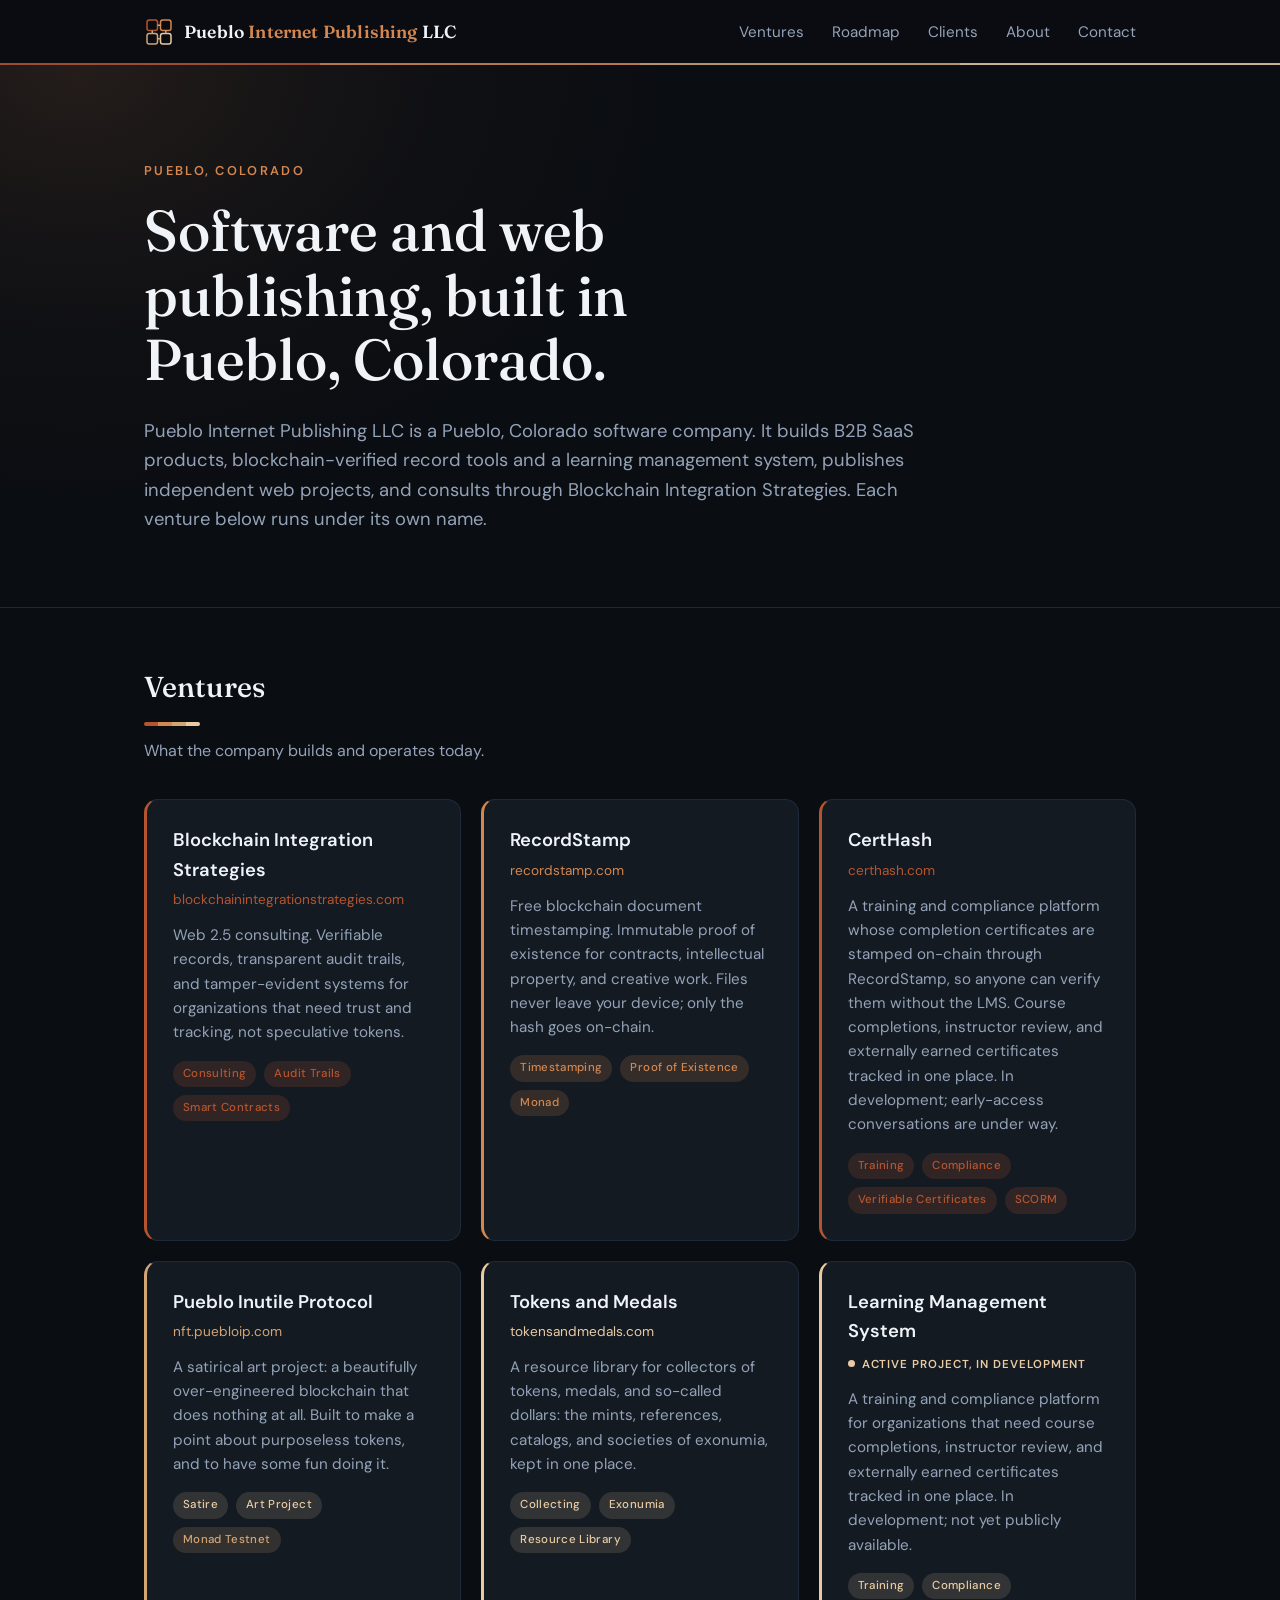
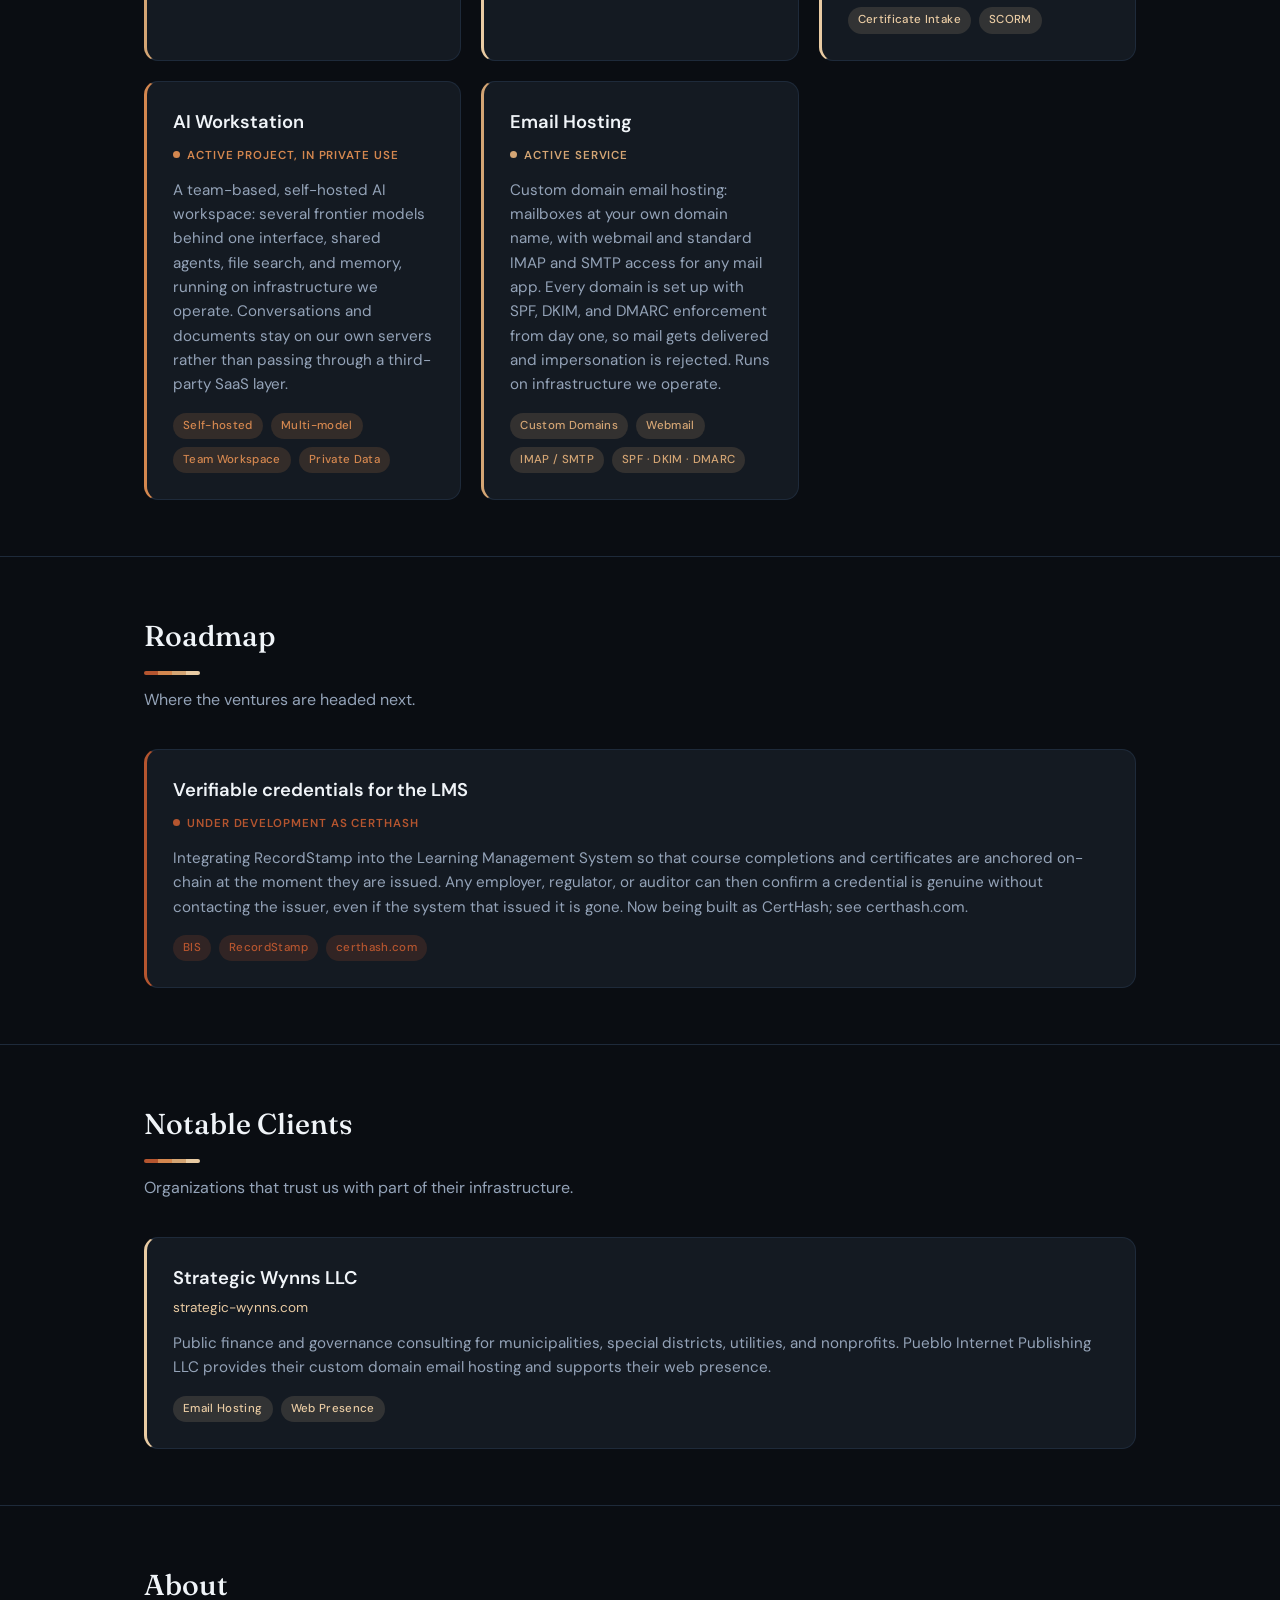
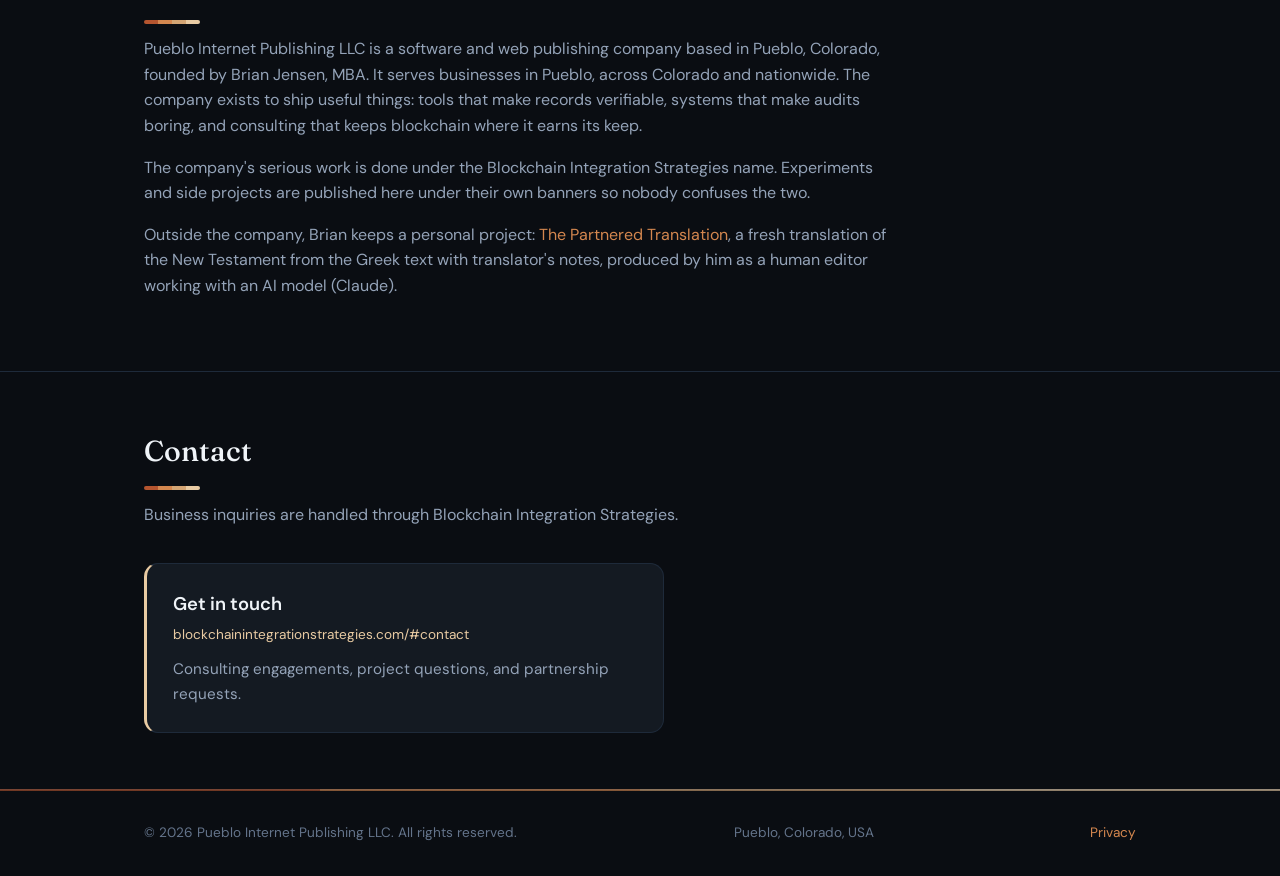
<file: index.html>
<!DOCTYPE html>
<html lang="en">
<head>
    <meta charset="UTF-8">
    <meta name="viewport" content="width=device-width, initial-scale=1.0">
    <title>Pueblo Internet Publishing LLC | Software and Web Publishing in Pueblo, Colorado</title>
    <meta name="description" content="Pueblo Internet Publishing LLC is a software and web publishing company in Pueblo, Colorado. It builds B2B SaaS products, blockchain-verified record tools and a learning management system, and consults through Blockchain Integration Strategies.">
    <meta name="author" content="Brian Jensen, MBA">
    <meta name="robots" content="index, follow">
    <link rel="canonical" href="https://pueblointernetpublishing.com/">
    <meta property="og:type" content="website">
    <meta property="og:url" content="https://pueblointernetpublishing.com/">
    <meta property="og:title" content="Pueblo Internet Publishing LLC | Software and Web Publishing in Pueblo, Colorado">
    <meta property="og:description" content="A software and web publishing company in Pueblo, Colorado: B2B SaaS, blockchain-verified records, a learning management system, and consulting.">
    <meta property="og:site_name" content="Pueblo Internet Publishing LLC">
    <meta property="og:image" content="https://pueblointernetpublishing.com/og-image.png">
    <meta property="og:image:width" content="1200">
    <meta property="og:image:height" content="630">
    <meta name="twitter:card" content="summary_large_image">
    <meta name="twitter:title" content="Pueblo Internet Publishing LLC | Software and Web Publishing in Pueblo, Colorado">
    <meta name="twitter:description" content="A software and web publishing company in Pueblo, Colorado: B2B SaaS, blockchain-verified records, a learning management system, and consulting.">
    <meta name="twitter:image" content="https://pueblointernetpublishing.com/og-image.png">
    <link rel="icon" type="image/svg+xml" href="/favicon.svg">
    <link rel="icon" type="image/x-icon" href="/favicon.ico">
    <link rel="icon" type="image/png" sizes="32x32" href="/favicon-32x32.png">
    <link rel="icon" type="image/png" sizes="16x16" href="/favicon-16x16.png">
    <link rel="apple-touch-icon" sizes="180x180" href="/apple-touch-icon.png">
    <meta name="theme-color" content="#0a0d12">
    <meta name="geo.region" content="US-CO">
    <meta name="geo.placename" content="Pueblo, Colorado">
    <meta name="geo.position" content="38.2544;-104.6091">
    <meta name="ICBM" content="38.2544, -104.6091">
    <script type="application/ld+json">
    {
        "@context": "https://schema.org",
        "@graph": [
            {
                "@type": ["Organization", "LocalBusiness"],
                "@id": "https://pueblointernetpublishing.com/#org",
                "name": "Pueblo Internet Publishing LLC",
                "alternateName": ["Pueblo Internet Publishing", "PIP"],
                "url": "https://pueblointernetpublishing.com/",
                "logo": "https://pueblointernetpublishing.com/apple-touch-icon.png",
                "image": "https://pueblointernetpublishing.com/og-image.png",
                "description": "Software and web publishing company in Pueblo, Colorado: B2B SaaS products, blockchain-verified record tools, a learning management system, and consulting.",
                "address": {
                    "@type": "PostalAddress",
                    "addressLocality": "Pueblo",
                    "addressRegion": "CO",
                    "addressCountry": "US"
                },
                "geo": { "@type": "GeoCoordinates", "latitude": 38.2544, "longitude": -104.6091 },
                "areaServed": [
                    { "@type": "City", "name": "Pueblo, Colorado" },
                    { "@type": "State", "name": "Colorado" },
                    { "@type": "Country", "name": "United States" }
                ],
                "founder": { "@type": "Person", "name": "Brian Jensen, MBA" },
                "knowsAbout": ["software development", "B2B SaaS", "web publishing", "blockchain integration", "verifiable records", "learning management systems", "email hosting"],
                "brand": [
                    { "@type": "Brand", "name": "Blockchain Integration Strategies", "url": "https://blockchainintegrationstrategies.com/" },
                    { "@type": "Brand", "name": "CertHash", "url": "https://certhash.com/" },
                    { "@type": "Brand", "name": "RecordStamp", "url": "https://recordstamp.com/" },
                    { "@type": "Brand", "name": "Tokens and Medals", "url": "https://tokensandmedals.com/" }
                ],
                "subOrganization": {
                    "@type": "ProfessionalService",
                    "name": "Blockchain Integration Strategies",
                    "url": "https://blockchainintegrationstrategies.com/"
                }
            },
            {
                "@type": "WebSite",
                "@id": "https://pueblointernetpublishing.com/#website",
                "url": "https://pueblointernetpublishing.com/",
                "name": "Pueblo Internet Publishing LLC",
                "publisher": { "@id": "https://pueblointernetpublishing.com/#org" },
                "inLanguage": "en-US"
            }
        ]
    }
    </script>
    <link rel="stylesheet" href="/fonts/fonts.css?v=3659795d55">
    <style>
        :root {
            --bg-primary: #0a0d12;
            --bg-secondary: #0f1318;
            --bg-card: #141a22;
            --bg-card-hover: #1a222d;
            --accent-teal: #4ecdc4;
            --accent-teal-dim: rgba(78, 205, 196, 0.15);
            --accent-gold: #d4a574;
            --adobe-1: #b5552f;
            --adobe-2: #d4874f;
            --adobe-3: #d4a574;
            --adobe-4: #e9cba3;
            --adobe-2-dim: rgba(212, 135, 79, 0.16);
            --adobe-1-dim: rgba(181, 85, 47, 0.18);
            --adobe-3-dim: rgba(212, 165, 116, 0.16);
            --adobe-4-dim: rgba(233, 203, 163, 0.14);
            --adobe-stripe: linear-gradient(90deg, var(--adobe-1) 0 25%, var(--adobe-2) 25% 50%, var(--adobe-3) 50% 75%, var(--adobe-4) 75% 100%);
            --text-primary: #f0f4f8;
            --text-secondary: #94a3b8;
            --text-muted: #64748b;
            --border-color: #1e2a3a;
            --max: 1040px;
        }
        * { margin: 0; padding: 0; box-sizing: border-box; }
        html { scroll-behavior: smooth; }
        body {
            font-family: 'DM Sans', system-ui, sans-serif;
            background: var(--bg-primary);
            color: var(--text-primary);
            line-height: 1.6;
            -webkit-font-smoothing: antialiased;
        }
        a { color: var(--adobe-2); text-decoration: none; }
        a:hover { color: var(--adobe-4); }
        a:hover { text-decoration: underline; }
        .wrap { max-width: var(--max); margin: 0 auto; padding: 0 24px; }
        header {
            border-bottom: 1px solid var(--border-color);
            position: relative;
            background: rgba(10, 13, 18, 0.9);
            backdrop-filter: blur(10px);
            position: sticky; top: 0; z-index: 10;
        }
        header::after { content: ""; position: absolute; left: 0; right: 0; bottom: -1px; height: 2px; background: var(--adobe-stripe); opacity: 0.85; }
        .nav { display: flex; align-items: center; justify-content: space-between; height: 64px; }
        .brand { display: flex; align-items: center; gap: 10px; font-family: 'Fraunces', serif; font-weight: 600; font-size: 1.1rem; color: var(--text-primary); letter-spacing: 0.01em; }
        .brand svg { width: 30px; height: 30px; flex: none; }
        .brand:hover { text-decoration: none; }
        .brand span span { color: var(--adobe-2); }
        .nav ul { display: flex; gap: 28px; list-style: none; }
        .nav ul a { color: var(--text-secondary); font-size: 0.95rem; }
        .nav ul a:hover { color: var(--text-primary); text-decoration: none; }
        .hero { padding: 96px 24px 72px; }
        main { position: relative; z-index: 0; }
        main::before { content: ""; position: absolute; left: 0; top: 0; width: 100%; height: 720px; pointer-events: none; z-index: -1;
            background: radial-gradient(620px 460px at 6% 0%, rgba(212, 135, 79, 0.13) 0%, rgba(212, 135, 79, 0.06) 35%, rgba(212, 135, 79, 0.02) 65%, rgba(212, 135, 79, 0) 100%); }
        .eyebrow { color: var(--adobe-2); font-size: 0.8rem; letter-spacing: 0.18em; text-transform: uppercase; font-weight: 600; margin-bottom: 18px; }
        h1 { font-family: 'Fraunces', serif; font-weight: 500; font-size: clamp(2.2rem, 5vw, 3.6rem); line-height: 1.12; max-width: 18ch; margin-bottom: 24px; }
        .lede { color: var(--text-secondary); font-size: 1.15rem; max-width: 60ch; }
        section { padding: 56px 0; border-top: 1px solid var(--border-color); }
        h2 { font-family: 'Fraunces', serif; font-weight: 500; font-size: 1.8rem; margin-bottom: 12px; }
        h2::after { content: ""; display: block; width: 56px; height: 4px; margin-top: 12px; border-radius: 2px; background: var(--adobe-stripe); }
        .sub { color: var(--text-secondary); max-width: 62ch; margin-bottom: 36px; }
        .grid { display: grid; grid-template-columns: repeat(auto-fit, minmax(280px, 1fr)); gap: 20px; }
        .card {
            display: block; background: var(--bg-card); border: 1px solid var(--border-color);
            border-radius: 14px; padding: 26px; color: inherit; transition: border-color .2s, background .2s, transform .2s;
        }
        .card { --c: var(--adobe-3); --c-dim: var(--adobe-3-dim); border-left: 3px solid var(--c); }
        .card:hover { background: var(--bg-card-hover); border-color: var(--c); transform: translateY(-2px); text-decoration: none; color: inherit; }
        .card.c1 { --c: var(--adobe-1); --c-dim: var(--adobe-1-dim); }
        .card.c2 { --c: var(--adobe-2); --c-dim: var(--adobe-2-dim); }
        .card.c3 { --c: var(--adobe-3); --c-dim: var(--adobe-3-dim); }
        .card.c4 { --c: var(--adobe-4); --c-dim: var(--adobe-4-dim); }
        .card.static { cursor: default; }
        .card.static:hover { transform: none; background: var(--bg-card); border-color: var(--border-color); border-left-color: var(--c); }
        .card .status { display: inline-block; font-size: 0.72rem; font-weight: 600; letter-spacing: 0.08em; text-transform: uppercase; color: var(--c); margin-bottom: 12px; }
        .card .status::before { content: ""; display: inline-block; width: 7px; height: 7px; border-radius: 50%; background: var(--c); margin-right: 7px; vertical-align: 1px; }
        .card h3 { font-size: 1.15rem; font-weight: 600; margin-bottom: 4px; }
        .card .url { display: block; color: var(--c); font-size: 0.85rem; margin-bottom: 12px; }
        .card p { color: var(--text-secondary); font-size: 0.95rem; }
        .tags { display: flex; flex-wrap: wrap; gap: 8px; margin-top: 16px; }
        .tag { background: var(--c-dim); color: var(--c); font-size: 0.72rem; padding: 4px 10px; border-radius: 999px; font-weight: 500; letter-spacing: 0.03em; }
        .tag.gold { background: var(--adobe-4-dim); color: var(--adobe-4); }
        .about p { color: var(--text-secondary); max-width: 68ch; margin-bottom: 16px; }
        .contact .card { max-width: 520px; }
        footer { border-top: 1px solid var(--border-color); padding: 32px 0; color: var(--text-muted); font-size: 0.85rem; position: relative; }
        footer::before { content: ""; position: absolute; left: 0; right: 0; top: -1px; height: 2px; background: var(--adobe-stripe); opacity: 0.6; }
        footer .wrap { display: flex; flex-wrap: wrap; gap: 12px 32px; justify-content: space-between; }
        @media (max-width: 640px) { .nav ul { display: none; } .hero { padding: 64px 24px 48px; } }
    </style>
</head>
<body>
    <header>
        <div class="wrap nav">
            <a class="brand" href="/" aria-label="Pueblo Internet Publishing LLC home">
                <svg viewBox="0 0 40 40" fill="none" xmlns="http://www.w3.org/2000/svg" aria-hidden="true">
                    <rect x="4" y="4" width="14" height="14" rx="3" stroke="#b5552f" stroke-width="2"/>
                    <rect x="22" y="4" width="14" height="14" rx="3" stroke="#d4874f" stroke-width="2"/>
                    <rect x="4" y="22" width="14" height="14" rx="3" stroke="#d4a574" stroke-width="2"/>
                    <rect x="22" y="22" width="14" height="14" rx="3" stroke="#e9cba3" stroke-width="2"/>
                    <line x1="18" y1="11" x2="22" y2="11" stroke="#d4a574" stroke-width="2"/>
                    <line x1="11" y1="18" x2="11" y2="22" stroke="#d4a574" stroke-width="2"/>
                    <line x1="29" y1="18" x2="29" y2="22" stroke="#d4a574" stroke-width="2"/>
                    <line x1="18" y1="29" x2="22" y2="29" stroke="#d4a574" stroke-width="2"/>
                </svg>
                <span>Pueblo <span>Internet Publishing</span> LLC</span>
            </a>
            <ul>
                <li><a href="#ventures">Ventures</a></li>
                <li><a href="#roadmap">Roadmap</a></li>
                <li><a href="#clients">Clients</a></li>
                <li><a href="#about">About</a></li>
                <li><a href="#contact">Contact</a></li>
            </ul>
        </div>
    </header>

    <main>
        <div class="wrap hero">
            <div class="eyebrow">Pueblo, Colorado</div>
            <h1>Software and web publishing, built in Pueblo, Colorado.</h1>
            <p class="lede">Pueblo Internet Publishing LLC is a Pueblo, Colorado software company. It builds B2B SaaS products, blockchain-verified record tools and a learning management system, publishes independent web projects, and consults through Blockchain Integration Strategies. Each venture below runs under its own name.</p>
        </div>

        <section id="ventures">
            <div class="wrap">
                <h2>Ventures</h2>
                <p class="sub">What the company builds and operates today.</p>
                <div class="grid">
                    <a class="card c1" href="https://blockchainintegrationstrategies.com">
                        <h3>Blockchain Integration Strategies</h3>
                        <span class="url">blockchainintegrationstrategies.com</span>
                        <p>Web 2.5 consulting. Verifiable records, transparent audit trails, and tamper-evident systems for organizations that need trust and tracking, not speculative tokens.</p>
                        <div class="tags"><span class="tag">Consulting</span><span class="tag">Audit Trails</span><span class="tag">Smart Contracts</span></div>
                    </a>
                    <a class="card c2" href="https://recordstamp.com">
                        <h3>RecordStamp</h3>
                        <span class="url">recordstamp.com</span>
                        <p>Free blockchain document timestamping. Immutable proof of existence for contracts, intellectual property, and creative work. Files never leave your device; only the hash goes on-chain.</p>
                        <div class="tags"><span class="tag">Timestamping</span><span class="tag">Proof of Existence</span><span class="tag">Monad</span></div>
                    </a>
                    <a class="card c1" href="https://certhash.com">
                        <h3>CertHash</h3>
                        <span class="url">certhash.com</span>
                        <p>A training and compliance platform whose completion certificates are stamped on-chain through RecordStamp, so anyone can verify them without the LMS. Course completions, instructor review, and externally earned certificates tracked in one place. In development; early-access conversations are under way.</p>
                        <div class="tags"><span class="tag">Training</span><span class="tag">Compliance</span><span class="tag">Verifiable Certificates</span><span class="tag">SCORM</span></div>
                    </a>
                    <a class="card c3" href="https://nft.puebloip.com">
                        <h3>Pueblo Inutile Protocol</h3>
                        <span class="url">nft.puebloip.com</span>
                        <p>A satirical art project: a beautifully over-engineered blockchain that does nothing at all. Built to make a point about purposeless tokens, and to have some fun doing it.</p>
                        <div class="tags"><span class="tag gold">Satire</span><span class="tag gold">Art Project</span><span class="tag">Monad Testnet</span></div>
                    </a>
                    <a class="card c4" href="https://tokensandmedals.com">
                        <h3>Tokens and Medals</h3>
                        <span class="url">tokensandmedals.com</span>
                        <p>A resource library for collectors of tokens, medals, and so-called dollars: the mints, references, catalogs, and societies of exonumia, kept in one place.</p>
                        <div class="tags"><span class="tag">Collecting</span><span class="tag">Exonumia</span><span class="tag">Resource Library</span></div>
                    </a>
                    <div class="card c4 static">
                        <h3>Learning Management System</h3>
                        <span class="status">Active project, in development</span>
                        <p>A training and compliance platform for organizations that need course completions, instructor review, and externally earned certificates tracked in one place. In development; not yet publicly available.</p>
                        <div class="tags"><span class="tag">Training</span><span class="tag">Compliance</span><span class="tag">Certificate Intake</span><span class="tag">SCORM</span></div>
                    </div>
                    <div class="card c2 static">
                        <h3>AI Workstation</h3>
                        <span class="status">Active project, in private use</span>
                        <p>A team-based, self-hosted AI workspace: several frontier models behind one interface, shared agents, file search, and memory, running on infrastructure we operate. Conversations and documents stay on our own servers rather than passing through a third-party SaaS layer.</p>
                        <div class="tags"><span class="tag">Self-hosted</span><span class="tag">Multi-model</span><span class="tag">Team Workspace</span><span class="tag">Private Data</span></div>
                    </div>
                    <div class="card c3 static">
                        <h3>Email Hosting</h3>
                        <span class="status">Active service</span>
                        <p>Custom domain email hosting: mailboxes at your own domain name, with webmail and standard IMAP and SMTP access for any mail app. Every domain is set up with SPF, DKIM, and DMARC enforcement from day one, so mail gets delivered and impersonation is rejected. Runs on infrastructure we operate.</p>
                        <div class="tags"><span class="tag">Custom Domains</span><span class="tag">Webmail</span><span class="tag">IMAP / SMTP</span><span class="tag">SPF · DKIM · DMARC</span></div>
                    </div>
                </div>
            </div>
        </section>

        <section id="roadmap">
            <div class="wrap">
                <h2>Roadmap</h2>
                <p class="sub">Where the ventures are headed next.</p>
                <div class="grid">
                    <a class="card c1" href="https://certhash.com">
                        <h3>Verifiable credentials for the LMS</h3>
                        <span class="status">Under development as CertHash</span>
                        <p>Integrating RecordStamp into the Learning Management System so that course completions and certificates are anchored on-chain at the moment they are issued. Any employer, regulator, or auditor can then confirm a credential is genuine without contacting the issuer, even if the system that issued it is gone. Now being built as CertHash; see certhash.com.</p>
                        <div class="tags"><span class="tag">BIS</span><span class="tag">RecordStamp</span><span class="tag">certhash.com</span></div>
                    </a>
                </div>
            </div>
        </section>

        <section id="clients">
            <div class="wrap">
                <h2>Notable Clients</h2>
                <p class="sub">Organizations that trust us with part of their infrastructure.</p>
                <div class="grid">
                    <a class="card c4" href="https://strategic-wynns.com" target="_blank" rel="noopener">
                        <h3>Strategic Wynns LLC</h3>
                        <span class="url">strategic-wynns.com</span>
                        <p>Public finance and governance consulting for municipalities, special districts, utilities, and nonprofits. Pueblo Internet Publishing LLC provides their custom domain email hosting and supports their web presence.</p>
                        <div class="tags"><span class="tag">Email Hosting</span><span class="tag">Web Presence</span></div>
                    </a>
                </div>
            </div>
        </section>

        <section id="about" class="about">
            <div class="wrap">
                <h2>About</h2>
                <p>Pueblo Internet Publishing LLC is a software and web publishing company based in Pueblo, Colorado, founded by Brian Jensen, MBA. It serves businesses in Pueblo, across Colorado and nationwide. The company exists to ship useful things: tools that make records verifiable, systems that make audits boring, and consulting that keeps blockchain where it earns its keep.</p>
                <p>The company's serious work is done under the Blockchain Integration Strategies name. Experiments and side projects are published here under their own banners so nobody confuses the two.</p>
                <p>Outside the company, Brian keeps a personal project: <a href="https://partneredtranslation.org/" rel="noopener">The Partnered Translation</a>, a fresh translation of the New Testament from the Greek text with translator's notes, produced by him as a human editor working with an AI model (Claude).</p>
            </div>
        </section>

        <section id="contact" class="contact">
            <div class="wrap">
                <h2>Contact</h2>
                <p class="sub">Business inquiries are handled through Blockchain Integration Strategies.</p>
                <a class="card c4" href="https://blockchainintegrationstrategies.com/#contact">
                    <h3>Get in touch</h3>
                    <span class="url">blockchainintegrationstrategies.com/#contact</span>
                    <p>Consulting engagements, project questions, and partnership requests.</p>
                </a>
            </div>
        </section>
    </main>

    <footer>
        <div class="wrap">
            <span>© <script>document.write(new Date().getFullYear())</script> Pueblo Internet Publishing LLC. All rights reserved.</span>
            <span>Pueblo, Colorado, USA</span> <span><a href="/privacy">Privacy</a></span>
        </div>
    </footer>
</body>
</html>
</file>
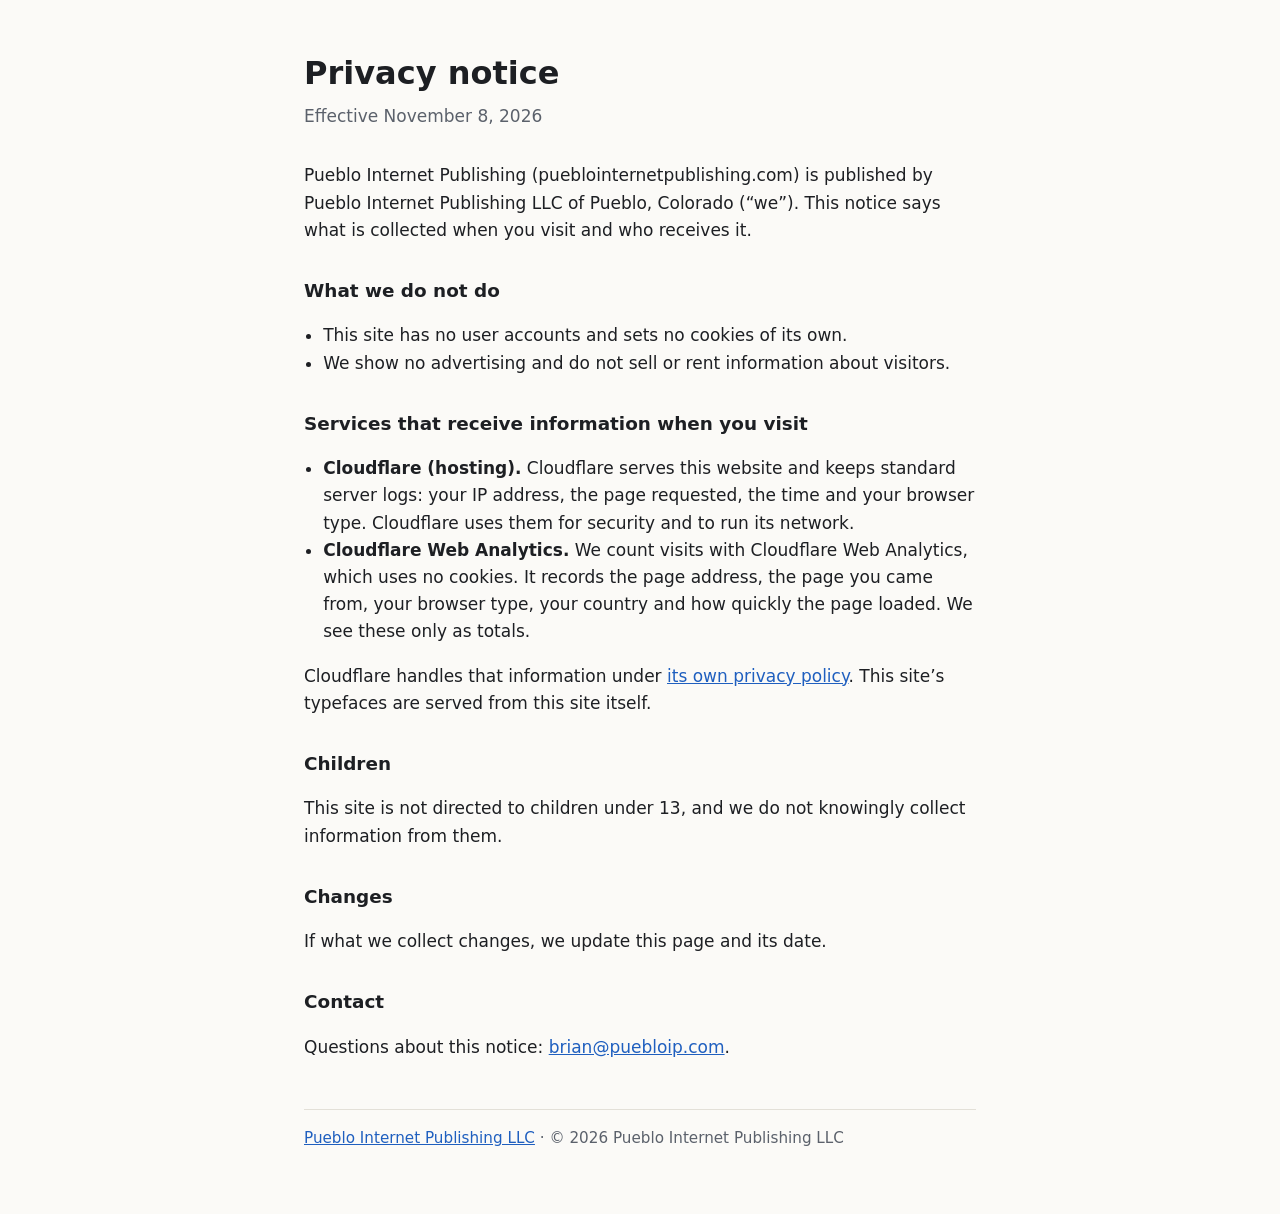
<file: privacy.html>
<!doctype html>
<html lang="en">
<head>
<meta charset="utf-8">
<meta name="viewport" content="width=device-width, initial-scale=1">
<title>Privacy · Pueblo Internet Publishing</title>
<meta name="description" content="What Pueblo Internet Publishing collects when you visit, and who receives it.">
<link rel="canonical" href="https://pueblointernetpublishing.com/privacy">
<style>:root{--bg:#fbfaf7;--ink:#1d1f23;--soft:#5b616b;--line:#e3e0d8;--link:#1f5fbf}
@media (prefers-color-scheme:dark){:root{--bg:#15171b;--ink:#ecebe7;--soft:#a6abb3;--line:#2c3038;--link:#8ab4f8}}
*{box-sizing:border-box}body{margin:0;background:var(--bg);color:var(--ink);font:17px/1.6 system-ui,-apple-system,"Segoe UI",Roboto,sans-serif}
main{max-width:44rem;margin:0 auto;padding:3rem 1rem 4rem}h1{font-size:2rem;margin:0 0 .25rem}h2{font-size:1.15rem;margin:2rem 0 .4rem}
.date{color:var(--soft);margin:0 0 2rem}a{color:var(--link)}ul{padding-left:1.2rem}footer{border-top:1px solid var(--line);margin-top:3rem;padding-top:1rem;color:var(--soft);font-size:.95rem}</style>
</head>
<body>
<main>
<h1>Privacy notice</h1>
<p class="date">Effective November 8, 2026</p>
<p>Pueblo Internet Publishing (pueblointernetpublishing.com) is published by Pueblo Internet Publishing LLC of Pueblo, Colorado (&ldquo;we&rdquo;). This notice says what is collected when you visit and who receives it.</p>
<h2>What we do not do</h2>
<ul><li>This site has no user accounts and sets no cookies of its own.</li><li>We show no advertising and do not sell or rent information about visitors.</li></ul>

<h2>Services that receive information when you visit</h2>
<ul>
<li><strong>Cloudflare (hosting).</strong> Cloudflare serves this website and keeps standard server logs: your IP address, the page requested, the time and your browser type. Cloudflare uses them for security and to run its network.</li>
<li><strong>Cloudflare Web Analytics.</strong> We count visits with Cloudflare Web Analytics, which uses no cookies. It records the page address, the page you came from, your browser type, your country and how quickly the page loaded. We see these only as totals.</li>
</ul>
<p>Cloudflare handles that information under <a href="https://www.cloudflare.com/privacypolicy/" rel="noopener">its own privacy policy</a>. This site&rsquo;s typefaces are served from this site itself.</p>
<h2>Children</h2>
<p>This site is not directed to children under 13, and we do not knowingly collect information from them.</p>
<h2>Changes</h2>
<p>If what we collect changes, we update this page and its date.</p>
<h2>Contact</h2>
<p>Questions about this notice: <a href="mailto:brian@puebloip.com">brian@puebloip.com</a>.</p>
<footer><a href="https://pueblointernetpublishing.com/">Pueblo Internet Publishing LLC</a> &middot; &copy; 2026 Pueblo Internet Publishing LLC</footer>
</main>
</body>
</html>
</file>
<file: fonts/fonts.css>
/* Self-hosted copies of the typefaces below, served from this site so visitors'
   browsers make no request to Google. Licences: the *-OFL.txt files in this folder. */
/* latin-ext */
@font-face {
  font-family: 'DM Sans';
  font-style: normal;
  font-weight: 300;
  font-display: swap;
  src: url(dmsans-5d18d31d23ad.woff2) format('woff2');
  unicode-range: U+0100-02BA, U+02BD-02C5, U+02C7-02CC, U+02CE-02D7, U+02DD-02FF, U+0304, U+0308, U+0329, U+1D00-1DBF, U+1E00-1E9F, U+1EF2-1EFF, U+2020, U+20A0-20AB, U+20AD-20C4, U+2113, U+2C60-2C7F, U+A720-A7FF;
}
/* latin */
@font-face {
  font-family: 'DM Sans';
  font-style: normal;
  font-weight: 300;
  font-display: swap;
  src: url(dmsans-ca72d2bcea8f.woff2) format('woff2');
  unicode-range: U+0000-00FF, U+0131, U+0152-0153, U+02BB-02BC, U+02C6, U+02DA, U+02DC, U+0304, U+0308, U+0329, U+2000-206F, U+20AC, U+2122, U+2191, U+2193, U+2212, U+2215, U+FEFF, U+FFFD;
}
/* latin-ext */
@font-face {
  font-family: 'DM Sans';
  font-style: normal;
  font-weight: 400;
  font-display: swap;
  src: url(dmsans-5d18d31d23ad.woff2) format('woff2');
  unicode-range: U+0100-02BA, U+02BD-02C5, U+02C7-02CC, U+02CE-02D7, U+02DD-02FF, U+0304, U+0308, U+0329, U+1D00-1DBF, U+1E00-1E9F, U+1EF2-1EFF, U+2020, U+20A0-20AB, U+20AD-20C4, U+2113, U+2C60-2C7F, U+A720-A7FF;
}
/* latin */
@font-face {
  font-family: 'DM Sans';
  font-style: normal;
  font-weight: 400;
  font-display: swap;
  src: url(dmsans-ca72d2bcea8f.woff2) format('woff2');
  unicode-range: U+0000-00FF, U+0131, U+0152-0153, U+02BB-02BC, U+02C6, U+02DA, U+02DC, U+0304, U+0308, U+0329, U+2000-206F, U+20AC, U+2122, U+2191, U+2193, U+2212, U+2215, U+FEFF, U+FFFD;
}
/* latin-ext */
@font-face {
  font-family: 'DM Sans';
  font-style: normal;
  font-weight: 500;
  font-display: swap;
  src: url(dmsans-5d18d31d23ad.woff2) format('woff2');
  unicode-range: U+0100-02BA, U+02BD-02C5, U+02C7-02CC, U+02CE-02D7, U+02DD-02FF, U+0304, U+0308, U+0329, U+1D00-1DBF, U+1E00-1E9F, U+1EF2-1EFF, U+2020, U+20A0-20AB, U+20AD-20C4, U+2113, U+2C60-2C7F, U+A720-A7FF;
}
/* latin */
@font-face {
  font-family: 'DM Sans';
  font-style: normal;
  font-weight: 500;
  font-display: swap;
  src: url(dmsans-ca72d2bcea8f.woff2) format('woff2');
  unicode-range: U+0000-00FF, U+0131, U+0152-0153, U+02BB-02BC, U+02C6, U+02DA, U+02DC, U+0304, U+0308, U+0329, U+2000-206F, U+20AC, U+2122, U+2191, U+2193, U+2212, U+2215, U+FEFF, U+FFFD;
}
/* latin-ext */
@font-face {
  font-family: 'DM Sans';
  font-style: normal;
  font-weight: 600;
  font-display: swap;
  src: url(dmsans-5d18d31d23ad.woff2) format('woff2');
  unicode-range: U+0100-02BA, U+02BD-02C5, U+02C7-02CC, U+02CE-02D7, U+02DD-02FF, U+0304, U+0308, U+0329, U+1D00-1DBF, U+1E00-1E9F, U+1EF2-1EFF, U+2020, U+20A0-20AB, U+20AD-20C4, U+2113, U+2C60-2C7F, U+A720-A7FF;
}
/* latin */
@font-face {
  font-family: 'DM Sans';
  font-style: normal;
  font-weight: 600;
  font-display: swap;
  src: url(dmsans-ca72d2bcea8f.woff2) format('woff2');
  unicode-range: U+0000-00FF, U+0131, U+0152-0153, U+02BB-02BC, U+02C6, U+02DA, U+02DC, U+0304, U+0308, U+0329, U+2000-206F, U+20AC, U+2122, U+2191, U+2193, U+2212, U+2215, U+FEFF, U+FFFD;
}
/* vietnamese */
@font-face {
  font-family: 'Fraunces';
  font-style: normal;
  font-weight: 400;
  font-display: swap;
  src: url(fraunces-f18853f63a87.woff2) format('woff2');
  unicode-range: U+0102-0103, U+0110-0111, U+0128-0129, U+0168-0169, U+01A0-01A1, U+01AF-01B0, U+0300-0301, U+0303-0304, U+0308-0309, U+0323, U+0329, U+1EA0-1EF9, U+20AB;
}
/* latin-ext */
@font-face {
  font-family: 'Fraunces';
  font-style: normal;
  font-weight: 400;
  font-display: swap;
  src: url(fraunces-a2930b27d13a.woff2) format('woff2');
  unicode-range: U+0100-02BA, U+02BD-02C5, U+02C7-02CC, U+02CE-02D7, U+02DD-02FF, U+0304, U+0308, U+0329, U+1D00-1DBF, U+1E00-1E9F, U+1EF2-1EFF, U+2020, U+20A0-20AB, U+20AD-20C4, U+2113, U+2C60-2C7F, U+A720-A7FF;
}
/* latin */
@font-face {
  font-family: 'Fraunces';
  font-style: normal;
  font-weight: 400;
  font-display: swap;
  src: url(fraunces-7234ed860a9c.woff2) format('woff2');
  unicode-range: U+0000-00FF, U+0131, U+0152-0153, U+02BB-02BC, U+02C6, U+02DA, U+02DC, U+0304, U+0308, U+0329, U+2000-206F, U+20AC, U+2122, U+2191, U+2193, U+2212, U+2215, U+FEFF, U+FFFD;
}
/* vietnamese */
@font-face {
  font-family: 'Fraunces';
  font-style: normal;
  font-weight: 500;
  font-display: swap;
  src: url(fraunces-f18853f63a87.woff2) format('woff2');
  unicode-range: U+0102-0103, U+0110-0111, U+0128-0129, U+0168-0169, U+01A0-01A1, U+01AF-01B0, U+0300-0301, U+0303-0304, U+0308-0309, U+0323, U+0329, U+1EA0-1EF9, U+20AB;
}
/* latin-ext */
@font-face {
  font-family: 'Fraunces';
  font-style: normal;
  font-weight: 500;
  font-display: swap;
  src: url(fraunces-a2930b27d13a.woff2) format('woff2');
  unicode-range: U+0100-02BA, U+02BD-02C5, U+02C7-02CC, U+02CE-02D7, U+02DD-02FF, U+0304, U+0308, U+0329, U+1D00-1DBF, U+1E00-1E9F, U+1EF2-1EFF, U+2020, U+20A0-20AB, U+20AD-20C4, U+2113, U+2C60-2C7F, U+A720-A7FF;
}
/* latin */
@font-face {
  font-family: 'Fraunces';
  font-style: normal;
  font-weight: 500;
  font-display: swap;
  src: url(fraunces-7234ed860a9c.woff2) format('woff2');
  unicode-range: U+0000-00FF, U+0131, U+0152-0153, U+02BB-02BC, U+02C6, U+02DA, U+02DC, U+0304, U+0308, U+0329, U+2000-206F, U+20AC, U+2122, U+2191, U+2193, U+2212, U+2215, U+FEFF, U+FFFD;
}
/* vietnamese */
@font-face {
  font-family: 'Fraunces';
  font-style: normal;
  font-weight: 600;
  font-display: swap;
  src: url(fraunces-f18853f63a87.woff2) format('woff2');
  unicode-range: U+0102-0103, U+0110-0111, U+0128-0129, U+0168-0169, U+01A0-01A1, U+01AF-01B0, U+0300-0301, U+0303-0304, U+0308-0309, U+0323, U+0329, U+1EA0-1EF9, U+20AB;
}
/* latin-ext */
@font-face {
  font-family: 'Fraunces';
  font-style: normal;
  font-weight: 600;
  font-display: swap;
  src: url(fraunces-a2930b27d13a.woff2) format('woff2');
  unicode-range: U+0100-02BA, U+02BD-02C5, U+02C7-02CC, U+02CE-02D7, U+02DD-02FF, U+0304, U+0308, U+0329, U+1D00-1DBF, U+1E00-1E9F, U+1EF2-1EFF, U+2020, U+20A0-20AB, U+20AD-20C4, U+2113, U+2C60-2C7F, U+A720-A7FF;
}
/* latin */
@font-face {
  font-family: 'Fraunces';
  font-style: normal;
  font-weight: 600;
  font-display: swap;
  src: url(fraunces-7234ed860a9c.woff2) format('woff2');
  unicode-range: U+0000-00FF, U+0131, U+0152-0153, U+02BB-02BC, U+02C6, U+02DA, U+02DC, U+0304, U+0308, U+0329, U+2000-206F, U+20AC, U+2122, U+2191, U+2193, U+2212, U+2215, U+FEFF, U+FFFD;
}
</file>
